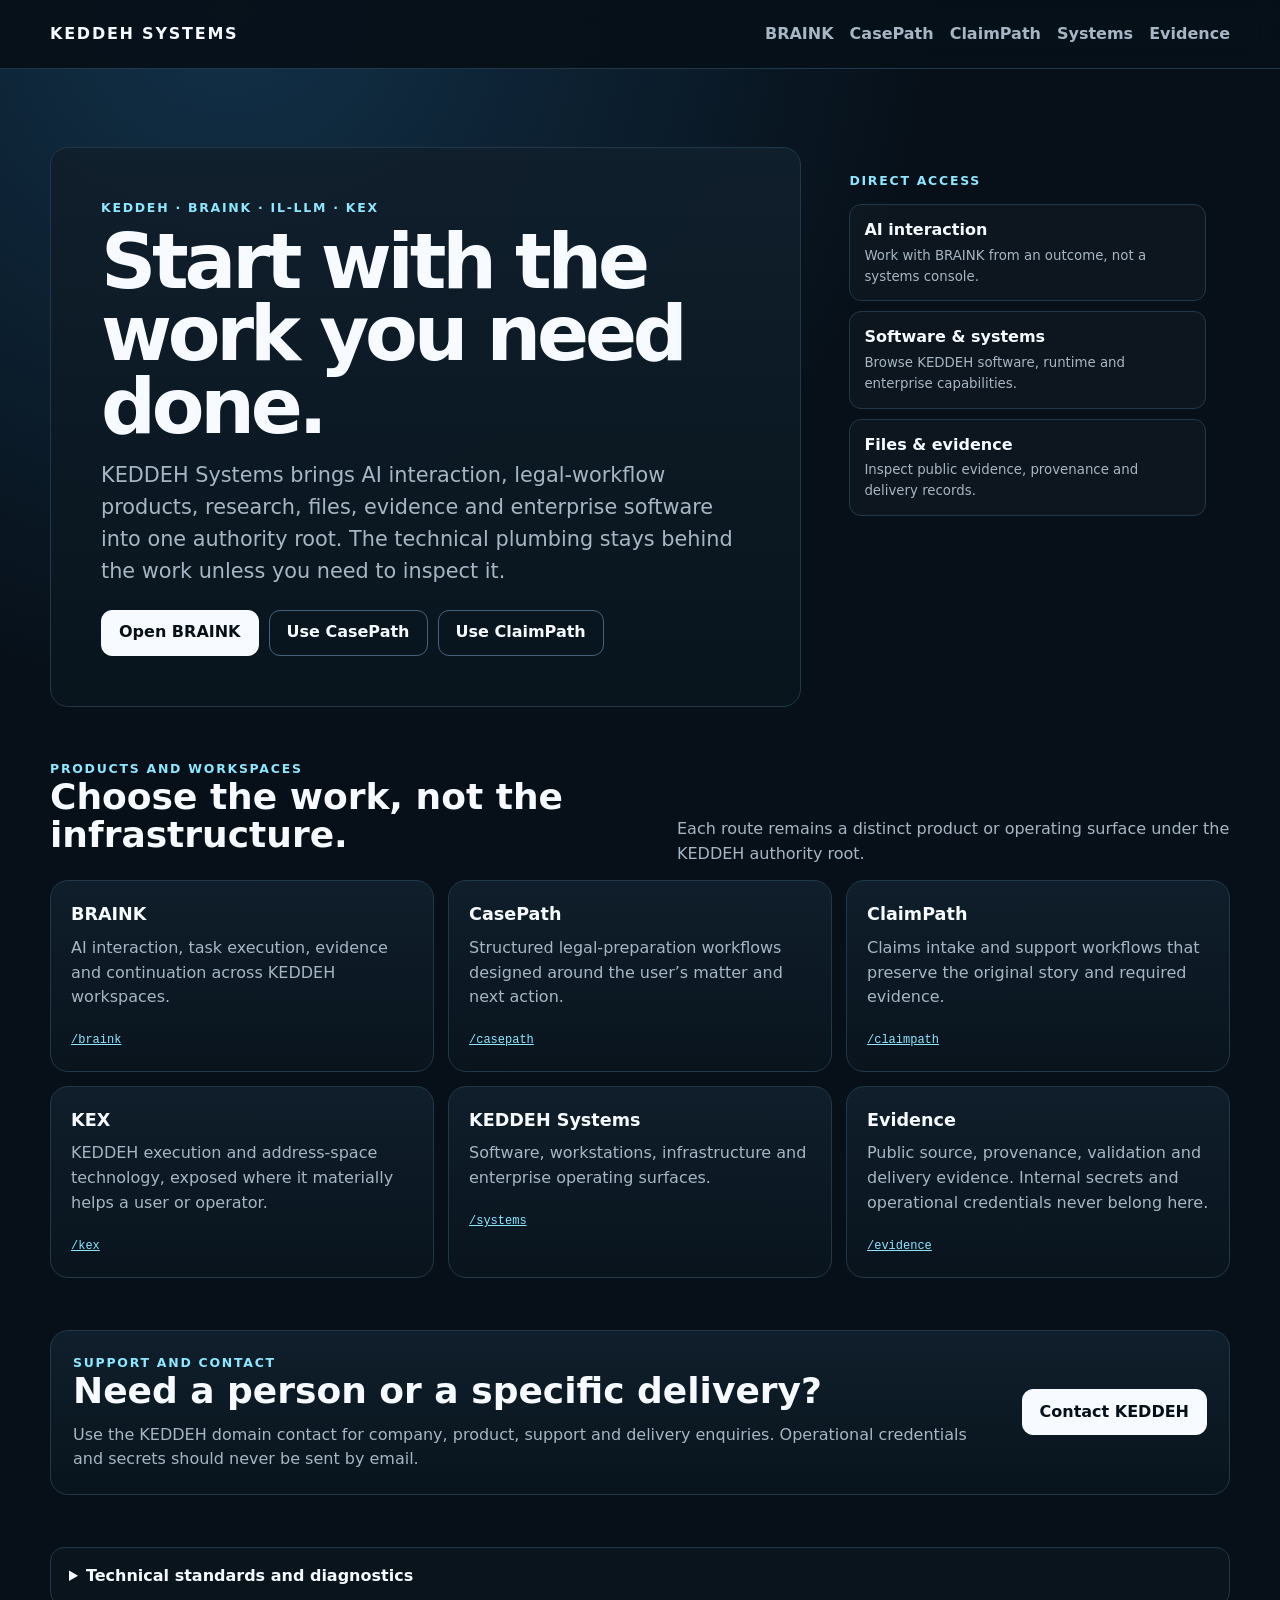
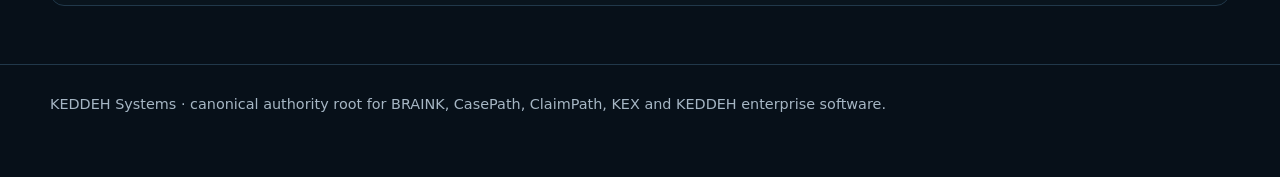
<file: keddeh-web-fabric/keddeh.com/index.html>
<!doctype html>
<html lang="en-AU">
<head>
  <meta charset="utf-8">
  <meta name="viewport" content="width=device-width, initial-scale=1">
  <title>KEDDEH Systems | BRAINK, CasePath, ClaimPath and KEX</title>
  <meta name="description" content="KEDDEH Systems is the authority root for BRAINK, CasePath, ClaimPath, KEX and KEDDEH enterprise software. Start with the work you need done, then move into the relevant product, service or evidence surface.">
  <link rel="canonical" href="https://keddeh.com/">
  <meta name="robots" content="index,follow">
  <meta property="og:type" content="website">
  <meta property="og:title" content="KEDDEH Systems">
  <meta property="og:description" content="BRAINK, CasePath, ClaimPath, KEX and KEDDEH enterprise software from one authority root.">
  <meta property="og:url" content="https://keddeh.com/">
  <meta name="twitter:card" content="summary_large_image">
  <meta name="theme-color" content="#071019">
  <script type="application/ld+json">
  {
    "@context":"https://schema.org",
    "@graph":[
      {
        "@type":"Organization",
        "@id":"https://keddeh.com/#organization",
        "name":"KEDDEH Systems",
        "url":"https://keddeh.com/",
        "email":"aboudy@keddeh.com",
        "brand":[
          {"@type":"Brand","name":"BRAINK"},
          {"@type":"Brand","name":"CasePath"},
          {"@type":"Brand","name":"ClaimPath"},
          {"@type":"Brand","name":"KEX"}
        ]
      },
      {
        "@type":"WebSite",
        "@id":"https://keddeh.com/#website",
        "name":"KEDDEH Systems",
        "url":"https://keddeh.com/",
        "publisher":{"@id":"https://keddeh.com/#organization"}
      },
      {
        "@type":"WebPage",
        "@id":"https://keddeh.com/#webpage",
        "name":"KEDDEH Systems",
        "url":"https://keddeh.com/",
        "isPartOf":{"@id":"https://keddeh.com/#website"},
        "about":{"@id":"https://keddeh.com/#organization"}
      },
      {
        "@type":"BreadcrumbList",
        "@id":"https://keddeh.com/#breadcrumbs",
        "itemListElement":[
          {"@type":"ListItem","position":1,"name":"KEDDEH Systems","item":"https://keddeh.com/"}
        ]
      },
      {
        "@type":"Service",
        "@id":"https://keddeh.com/#braink-service",
        "name":"BRAINK",
        "provider":{"@id":"https://keddeh.com/#organization"},
        "url":"https://keddeh.com/braink"
      }
    ]
  }
  </script>
  <style>
    :root{
      color-scheme:dark;
      --bg:#071019;
      --panel:#0d1822;
      --panel2:#101f2c;
      --ink:#f7fbff;
      --muted:#a6b6c4;
      --line:#21384a;
      --accent:#8de7ff;
      --accent2:#c8f3ff;
      --focus:#f4d35e;
      font-family:Inter,ui-sans-serif,system-ui,-apple-system,BlinkMacSystemFont,"Segoe UI",sans-serif
    }
    *{box-sizing:border-box}
    html{scroll-behavior:smooth}
    body{margin:0;background:radial-gradient(circle at 18% 0,#123149 0,transparent 34%),var(--bg);color:var(--ink);line-height:1.55}
    a{color:inherit}
    a:focus-visible,button:focus-visible{outline:3px solid var(--focus);outline-offset:3px}
    .skip{position:absolute;left:-999px;top:0;background:var(--ink);color:var(--bg);padding:.75rem 1rem;z-index:30}
    .skip:focus{left:1rem;top:1rem}
    .wrap{width:min(1180px,calc(100% - 32px));margin:auto}
    header{position:sticky;top:0;z-index:20;background:rgba(7,16,25,.94);backdrop-filter:blur(12px);border-bottom:1px solid var(--line)}
    .nav{min-height:68px;display:flex;align-items:center;justify-content:space-between;gap:20px}
    .brand{text-decoration:none;font-weight:850;letter-spacing:.11em}
    nav ul{display:flex;gap:16px;flex-wrap:wrap;list-style:none;margin:0;padding:0}
    nav a{text-decoration:none;color:var(--muted);font-weight:650}
    nav a:hover{text-decoration:underline;text-underline-offset:4px;color:var(--ink)}
    main{padding:34px 0 58px}
    .hero{display:grid;grid-template-columns:minmax(0,1.3fr) minmax(280px,.7fr);gap:24px;align-items:stretch;padding:44px 0 26px}
    .hero-main,.card,.support{border:1px solid var(--line);background:linear-gradient(180deg,rgba(16,31,44,.96),rgba(9,20,29,.96));border-radius:18px}
    .hero-main{padding:clamp(24px,5vw,50px)}
    .eyebrow{font-size:.78rem;text-transform:uppercase;letter-spacing:.14em;color:var(--accent);font-weight:800}
    h1{font-size:clamp(2.5rem,6vw,5.8rem);line-height:.94;letter-spacing:-.055em;margin:.55rem 0 1rem}
    h2{font-size:clamp(1.55rem,3vw,2.25rem);line-height:1.05;margin:0 0 .8rem}
    h3{margin:0 0 .45rem;font-size:1.1rem}
    p{margin:0 0 1rem}
    .lead{font-size:clamp(1.08rem,2vw,1.3rem);color:var(--muted);max-width:62ch}
    .actions{display:flex;gap:10px;flex-wrap:wrap;margin-top:22px}
    .button{display:inline-flex;align-items:center;justify-content:center;min-height:46px;padding:0 17px;border-radius:11px;text-decoration:none;font-weight:780;border:1px solid var(--ink)}
    .button.primary{background:var(--ink);color:var(--bg)}
    .button.secondary{background:transparent;color:var(--ink);border-color:#45627a}
    .quick{padding:24px}
    .quick ul{list-style:none;padding:0;margin:14px 0 0;display:grid;gap:10px}
    .quick a{display:block;padding:13px 14px;border:1px solid var(--line);border-radius:12px;background:rgba(255,255,255,.025);text-decoration:none}
    .quick small{display:block;color:var(--muted);margin-top:3px}
    section{padding:26px 0}
    .section-head{display:flex;justify-content:space-between;gap:16px;align-items:end;margin-bottom:14px}
    .section-head p{color:var(--muted);max-width:62ch;margin:0}
    .grid{display:grid;grid-template-columns:repeat(3,minmax(0,1fr));gap:14px}
    .card{padding:20px}
    .card p{color:var(--muted)}
    .route{font:12px ui-monospace,SFMono-Regular,Menlo,monospace;color:var(--accent);overflow-wrap:anywhere}
    .support{padding:22px;display:grid;grid-template-columns:1fr auto;gap:20px;align-items:center}
    .support p{color:var(--muted);margin:0}
    details{margin-top:26px;border:1px solid var(--line);border-radius:14px;background:#09141d}
    summary{cursor:pointer;padding:16px 18px;font-weight:750}
    .diag{padding:0 18px 18px;color:var(--muted);font-size:.92rem}
    footer{border-top:1px solid var(--line);padding:28px 0 46px;color:var(--muted);font-size:.9rem}
    @media(max-width:900px){.hero{grid-template-columns:1fr}.grid{grid-template-columns:1fr}.support{grid-template-columns:1fr}.nav{align-items:flex-start;flex-direction:column;padding:14px 0}}
  </style>
</head>
<body>
  <a class="skip" href="#main">Skip to content</a>
  <header>
    <div class="wrap nav">
      <a class="brand" href="/">KEDDEH SYSTEMS</a>
      <nav aria-label="Primary navigation">
        <ul>
          <li><a href="/braink">BRAINK</a></li>
          <li><a href="/casepath">CasePath</a></li>
          <li><a href="/claimpath">ClaimPath</a></li>
          <li><a href="/systems">Systems</a></li>
          <li><a href="/evidence">Evidence</a></li>
        </ul>
      </nav>
    </div>
  </header>

  <main id="main" class="wrap">
    <section class="hero" aria-labelledby="hero-title">
      <article class="hero-main">
        <div class="eyebrow">KEDDEH · BRAINK · IL-LLM · KEX</div>
        <h1 id="hero-title">Start with the work you need done.</h1>
        <p class="lead">KEDDEH Systems brings AI interaction, legal-workflow products, research, files, evidence and enterprise software into one authority root. The technical plumbing stays behind the work unless you need to inspect it.</p>
        <div class="actions">
          <a class="button primary" href="/braink">Open BRAINK</a>
          <a class="button secondary" href="/casepath">Use CasePath</a>
          <a class="button secondary" href="/claimpath">Use ClaimPath</a>
        </div>
      </article>

      <aside class="quick" aria-label="Quick actions">
        <div class="eyebrow">Direct access</div>
        <ul>
          <li><a href="/braink"><strong>AI interaction</strong><small>Work with BRAINK from an outcome, not a systems console.</small></a></li>
          <li><a href="/systems"><strong>Software & systems</strong><small>Browse KEDDEH software, runtime and enterprise capabilities.</small></a></li>
          <li><a href="/evidence"><strong>Files & evidence</strong><small>Inspect public evidence, provenance and delivery records.</small></a></li>
        </ul>
      </aside>
    </section>

    <section aria-labelledby="products-title">
      <div class="section-head">
        <div>
          <div class="eyebrow">Products and workspaces</div>
          <h2 id="products-title">Choose the work, not the infrastructure.</h2>
        </div>
        <p>Each route remains a distinct product or operating surface under the KEDDEH authority root.</p>
      </div>
      <div class="grid">
        <article class="card">
          <h3>BRAINK</h3>
          <p>AI interaction, task execution, evidence and continuation across KEDDEH workspaces.</p>
          <a class="route" href="/braink">/braink</a>
        </article>
        <article class="card">
          <h3>CasePath</h3>
          <p>Structured legal-preparation workflows designed around the user’s matter and next action.</p>
          <a class="route" href="/casepath">/casepath</a>
        </article>
        <article class="card">
          <h3>ClaimPath</h3>
          <p>Claims intake and support workflows that preserve the original story and required evidence.</p>
          <a class="route" href="/claimpath">/claimpath</a>
        </article>
        <article class="card">
          <h3>KEX</h3>
          <p>KEDDEH execution and address-space technology, exposed where it materially helps a user or operator.</p>
          <a class="route" href="/kex">/kex</a>
        </article>
        <article class="card">
          <h3>KEDDEH Systems</h3>
          <p>Software, workstations, infrastructure and enterprise operating surfaces.</p>
          <a class="route" href="/systems">/systems</a>
        </article>
        <article class="card">
          <h3>Evidence</h3>
          <p>Public source, provenance, validation and delivery evidence. Internal secrets and operational credentials never belong here.</p>
          <a class="route" href="/evidence">/evidence</a>
        </article>
      </div>
    </section>

    <section aria-labelledby="support-title">
      <div class="support">
        <div>
          <div class="eyebrow">Support and contact</div>
          <h2 id="support-title">Need a person or a specific delivery?</h2>
          <p>Use the KEDDEH domain contact for company, product, support and delivery enquiries. Operational credentials and secrets should never be sent by email.</p>
        </div>
        <a class="button primary" href="mailto:aboudy@keddeh.com">Contact KEDDEH</a>
      </div>
    </section>

    <details>
      <summary>Technical standards and diagnostics</summary>
      <div class="diag">
        <p>This public frontage targets valid HTML5, responsive interaction, keyboard accessibility and WCAG 2.2 AA design discipline, deliberate route metadata, HTTPS-only publication, structured data, source provenance and evidence-bound deployment. A published page does not by itself prove production health, accessibility conformance, performance targets, DNS correctness or runtime availability; those require independent readback.</p>
      </div>
    </details>
  </main>

  <footer>
    <div class="wrap">
      <p>KEDDEH Systems · canonical authority root for BRAINK, CasePath, ClaimPath, KEX and KEDDEH enterprise software.</p>
    </div>
  </footer>
</body>
</html>
</file>
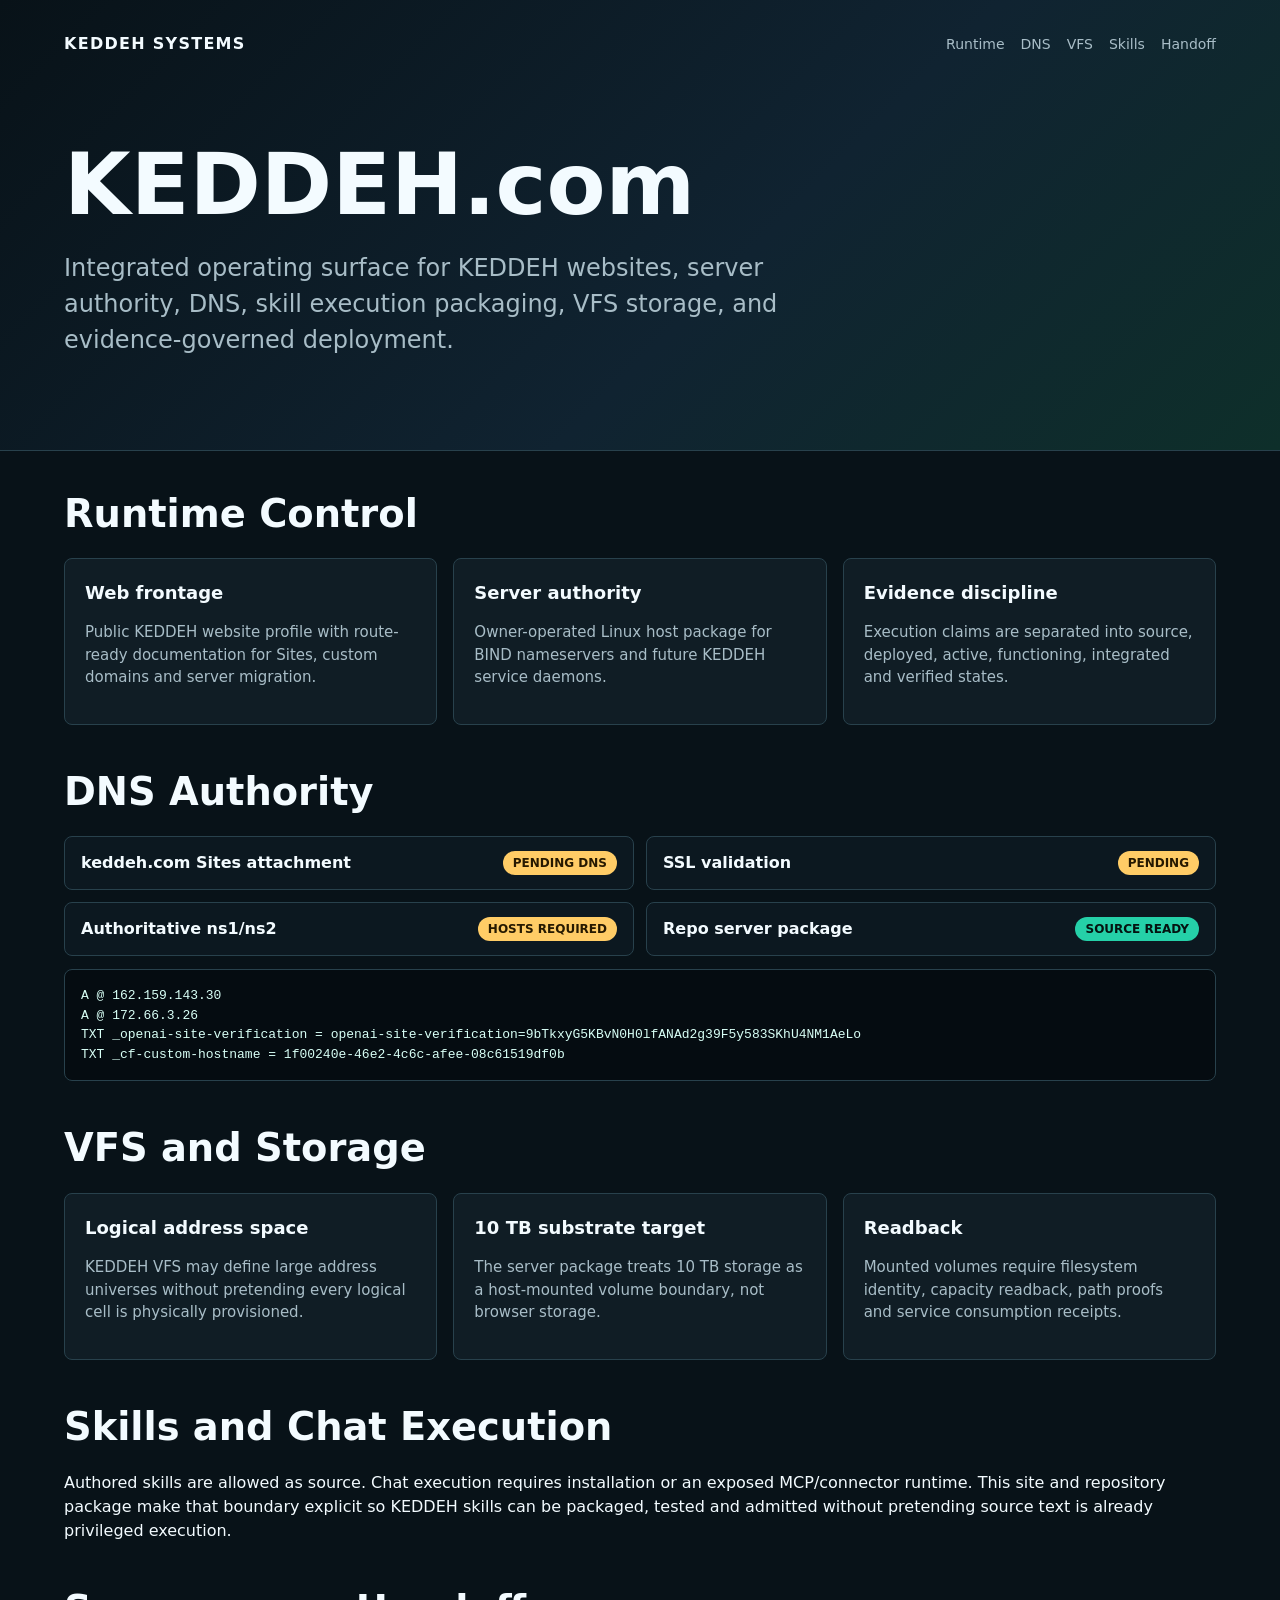
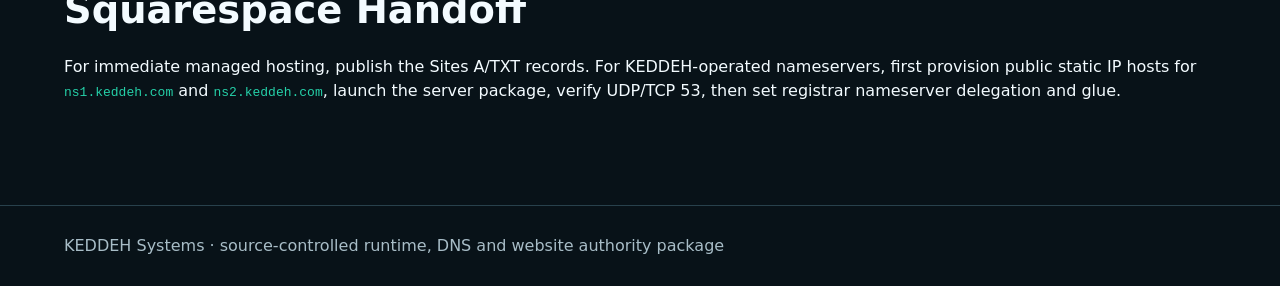
<file: keddeh/keddeh-com-integrated-website/index.html>
<!doctype html>
<html lang="en">
<head>
  <meta charset="utf-8" />
  <meta name="viewport" content="width=device-width, initial-scale=1" />
  <title>KEDDEH Systems</title>
  <meta name="description" content="KEDDEH Systems integrated website, runtime authority, DNS, VFS and server operations surface." />
  <link rel="icon" type="image/svg+xml" href="data:image/svg+xml,%3Csvg xmlns='http://www.w3.org/2000/svg' viewBox='0 0 64 64'%3E%3Crect width='64' height='64' rx='12' fill='%23081218'/%3E%3Cpath d='M14 44V20h7v10l10-10h9L29 31l13 13h-9L21 32v12z' fill='%23ffffff'/%3E%3Cpath d='M46 18h4v28h-4z' fill='%2325d0a8'/%3E%3C/svg%3E" />
  <style>
    :root {
      color-scheme: dark;
      --bg: #081218;
      --panel: #101d25;
      --line: #28414c;
      --text: #f3fbff;
      --muted: #a8bdc7;
      --accent: #25d0a8;
      --accent2: #77a7ff;
      --warn: #ffcc66;
    }
    * { box-sizing: border-box; }
    body { margin: 0; font-family: Inter, ui-sans-serif, system-ui, -apple-system, BlinkMacSystemFont, "Segoe UI", sans-serif; background: var(--bg); color: var(--text); line-height: 1.5; }
    header { padding: 32px clamp(20px, 5vw, 64px); border-bottom: 1px solid var(--line); background: linear-gradient(135deg, #081218 0%, #102331 58%, #0e2f2a 100%); }
    nav { display: flex; align-items: center; justify-content: space-between; gap: 20px; flex-wrap: wrap; }
    .brand { font-weight: 800; letter-spacing: .08em; }
    .navlinks { display: flex; gap: 16px; flex-wrap: wrap; }
    .navlinks a { color: var(--muted); text-decoration: none; font-size: 14px; }
    .hero { max-width: 1100px; padding: 88px 0 60px; }
    h1 { font-size: clamp(42px, 7vw, 86px); line-height: .95; margin: 0 0 24px; letter-spacing: 0; }
    .lead { max-width: 760px; font-size: clamp(18px, 2.4vw, 24px); color: var(--muted); margin: 0; }
    main { padding: 34px clamp(20px, 5vw, 64px) 64px; }
    section { max-width: 1180px; margin: 0 auto 38px; }
    h2 { font-size: clamp(26px, 3vw, 40px); margin: 0 0 16px; }
    .grid { display: grid; grid-template-columns: repeat(3, minmax(0, 1fr)); gap: 16px; }
    .card { border: 1px solid var(--line); background: var(--panel); border-radius: 8px; padding: 20px; min-height: 150px; }
    .card h3 { margin: 0 0 8px; font-size: 18px; }
    .card p, li { color: var(--muted); font-size: 15px; }
    .status { display: grid; grid-template-columns: repeat(2, minmax(0, 1fr)); gap: 12px; }
    .row { display: flex; justify-content: space-between; gap: 16px; border: 1px solid var(--line); border-radius: 8px; padding: 14px 16px; background: #0c1820; }
    .row strong { color: var(--text); }
    .pill { color: #041411; background: var(--accent); border-radius: 999px; padding: 3px 10px; font-size: 12px; font-weight: 800; white-space: nowrap; }
    .pending { background: var(--warn); color: #261900; }
    code { color: var(--accent); }
    pre { overflow-x: auto; border: 1px solid var(--line); border-radius: 8px; padding: 16px; background: #050c11; color: #d8fff6; }
    footer { border-top: 1px solid var(--line); padding: 28px clamp(20px, 5vw, 64px); color: var(--muted); }
    @media (max-width: 820px) { .grid, .status { grid-template-columns: 1fr; } .hero { padding-top: 56px; } }
  </style>
</head>
<body>
  <header>
    <nav>
      <div class="brand">KEDDEH SYSTEMS</div>
      <div class="navlinks">
        <a href="#runtime">Runtime</a>
        <a href="#dns">DNS</a>
        <a href="#vfs">VFS</a>
        <a href="#skills">Skills</a>
        <a href="#handoff">Handoff</a>
      </div>
    </nav>
    <div class="hero">
      <h1>KEDDEH.com</h1>
      <p class="lead">Integrated operating surface for KEDDEH websites, server authority, DNS, skill execution packaging, VFS storage, and evidence-governed deployment.</p>
    </div>
  </header>
  <main>
    <section id="runtime">
      <h2>Runtime Control</h2>
      <div class="grid">
        <article class="card"><h3>Web frontage</h3><p>Public KEDDEH website profile with route-ready documentation for Sites, custom domains and server migration.</p></article>
        <article class="card"><h3>Server authority</h3><p>Owner-operated Linux host package for BIND nameservers and future KEDDEH service daemons.</p></article>
        <article class="card"><h3>Evidence discipline</h3><p>Execution claims are separated into source, deployed, active, functioning, integrated and verified states.</p></article>
      </div>
    </section>
    <section id="dns">
      <h2>DNS Authority</h2>
      <div class="status">
        <div class="row"><strong>keddeh.com Sites attachment</strong><span class="pill pending">PENDING DNS</span></div>
        <div class="row"><strong>SSL validation</strong><span class="pill pending">PENDING</span></div>
        <div class="row"><strong>Authoritative ns1/ns2</strong><span class="pill pending">HOSTS REQUIRED</span></div>
        <div class="row"><strong>Repo server package</strong><span class="pill">SOURCE READY</span></div>
      </div>
      <pre>A @ 162.159.143.30
A @ 172.66.3.26
TXT _openai-site-verification = openai-site-verification=9bTkxyG5KBvN0H0lfANAd2g39F5y583SKhU4NM1AeLo
TXT _cf-custom-hostname = 1f00240e-46e2-4c6c-afee-08c61519df0b</pre>
    </section>
    <section id="vfs">
      <h2>VFS and Storage</h2>
      <div class="grid">
        <article class="card"><h3>Logical address space</h3><p>KEDDEH VFS may define large address universes without pretending every logical cell is physically provisioned.</p></article>
        <article class="card"><h3>10 TB substrate target</h3><p>The server package treats 10 TB storage as a host-mounted volume boundary, not browser storage.</p></article>
        <article class="card"><h3>Readback</h3><p>Mounted volumes require filesystem identity, capacity readback, path proofs and service consumption receipts.</p></article>
      </div>
    </section>
    <section id="skills">
      <h2>Skills and Chat Execution</h2>
      <p>Authored skills are allowed as source. Chat execution requires installation or an exposed MCP/connector runtime. This site and repository package make that boundary explicit so KEDDEH skills can be packaged, tested and admitted without pretending source text is already privileged execution.</p>
    </section>
    <section id="handoff">
      <h2>Squarespace Handoff</h2>
      <p>For immediate managed hosting, publish the Sites A/TXT records. For KEDDEH-operated nameservers, first provision public static IP hosts for <code>ns1.keddeh.com</code> and <code>ns2.keddeh.com</code>, launch the server package, verify UDP/TCP 53, then set registrar nameserver delegation and glue.</p>
    </section>
  </main>
  <footer>KEDDEH Systems · source-controlled runtime, DNS and website authority package</footer>
</body>
</html>
</file>
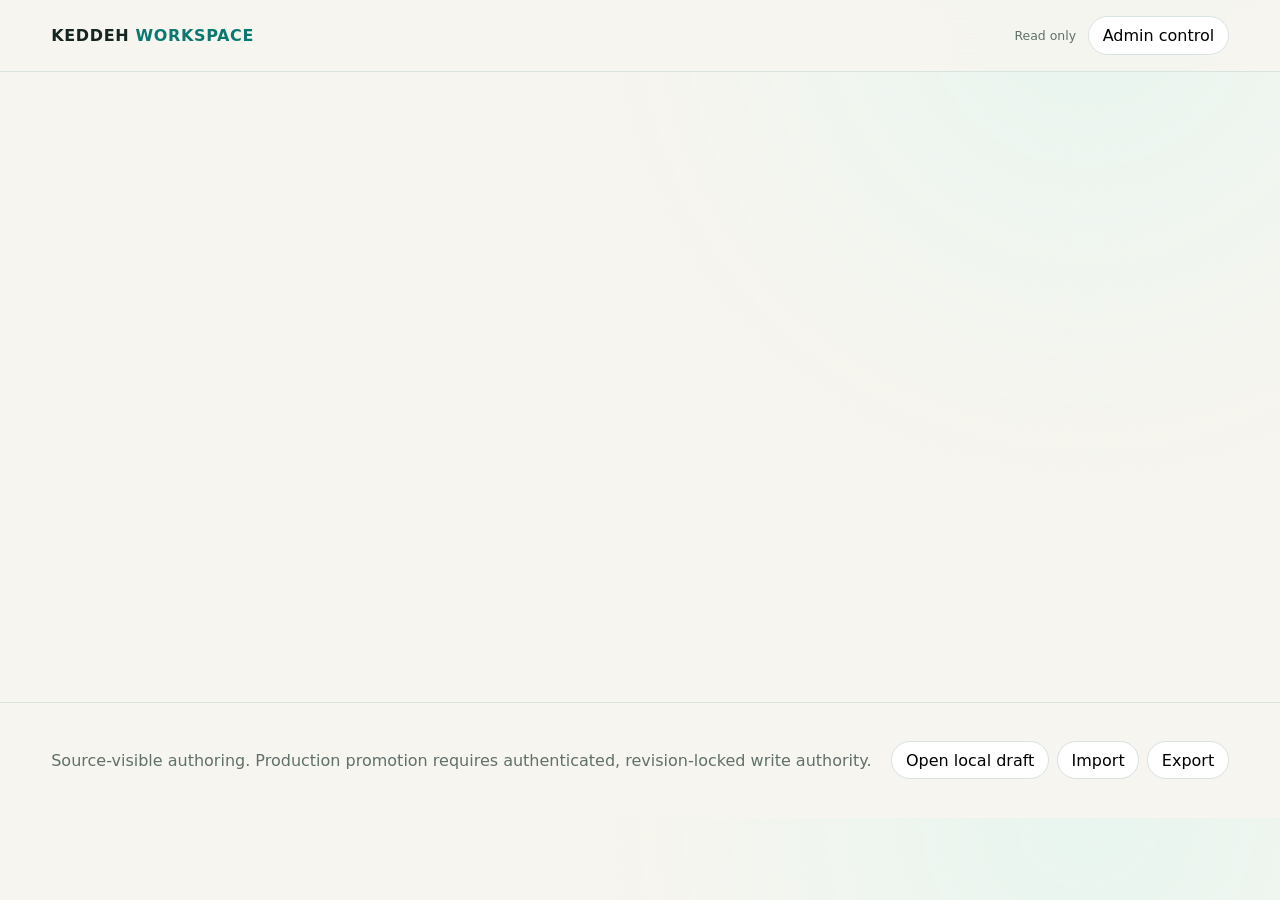
<file: worktrees/authoring-surface/index.html>
<!doctype html>
<html lang="en">
<head>
<meta charset="utf-8"><meta name="viewport" content="width=device-width,initial-scale=1">
<title>KEDDEH Workspace · Editable Runtime</title>
<meta name="description" content="KEDDEH operator authoring surface with independently editable artifacts.">
<link rel="stylesheet" href="./styles.css">
</head>
<body>
<header class="topbar"><a class="brand" href="/">KEDDEH <span>WORKSPACE</span></a><div class="mode"><span id="mode-label">Read only</span><button id="admin-control">Admin control</button></div></header>
<main id="canvas" aria-label="Editable document canvas"></main>
<button id="add-artifact" class="add" hidden aria-label="Add artifact" title="Add artifact">+</button>
<section id="palette" class="palette" hidden aria-label="Artifact palette"><header><h2>Add artifact</h2><button data-close="palette">Close</button></header><div id="palette-grid"></div></section>
<aside id="inspector" class="inspector" hidden aria-label="Artifact inspector">
<header><div><small>Artifact code stack</small><h2 id="inspector-title">Artifact</h2></div><button data-close="inspector">Close</button></header>
<label>Properties + style + behavior JSON<textarea id="code-editor" spellcheck="false"></textarea></label>
<div class="inspector-actions"><button id="apply-code">Apply revision</button><button id="duplicate-artifact">Duplicate</button><button id="delete-artifact" class="danger">Delete</button></div>
<dl id="artifact-meta"></dl>
</aside>
<footer class="footer"><p>Source-visible authoring. Production promotion requires authenticated, revision-locked write authority.</p><div><button id="local-draft">Open local draft</button><button id="import-document">Import</button><button id="export-document">Export</button><input id="import-file" type="file" accept="application/json" hidden></div></footer>
<div id="toast" role="status" aria-live="polite"></div>
<script type="module" src="./app.js"></script>
</body>
</html>
</file>
<file: worktrees/authoring-surface/styles.css>
:root{color-scheme:light;--ink:#142522;--muted:#60706b;--line:#d9e3df;--paper:#f7f5ef;--accent:#0b7771;--gold:#b87b2d;font-family:Inter,ui-sans-serif,system-ui,sans-serif}*{box-sizing:border-box}body{margin:0;background:radial-gradient(circle at 85% 0,#e8f5ef 0,transparent 35%),var(--paper);color:var(--ink)}button{font:inherit}.topbar{position:sticky;top:0;z-index:20;display:flex;justify-content:space-between;align-items:center;padding:1rem clamp(1rem,4vw,4rem);background:rgba(247,245,239,.9);backdrop-filter:blur(16px);border-bottom:1px solid var(--line)}.brand{color:var(--ink);text-decoration:none;font-weight:900;letter-spacing:.04em}.brand span{color:var(--accent);font-weight:600}.mode{display:flex;align-items:center;gap:.75rem}.mode span{font-size:.78rem;color:var(--muted)}.mode button,.footer button,.palette button,.inspector button{border:1px solid var(--line);background:white;border-radius:999px;padding:.55rem .85rem;cursor:pointer}#canvas{width:min(1180px,calc(100% - 2rem));margin:0 auto;padding:clamp(3rem,8vw,7rem) 0;display:grid;gap:1.25rem;min-height:70vh}.artifact-shell{position:relative;border-radius:22px}.admin .artifact-shell{outline:1px dashed rgba(11,119,113,.38);outline-offset:5px;cursor:pointer}.admin .artifact-shell:hover,.artifact-shell.selected{outline:3px solid var(--accent);outline-offset:5px}.artifact-badge{display:none;position:absolute;right:.5rem;top:.5rem;z-index:3;background:var(--ink);color:white;border-radius:999px;padding:.25rem .48rem;font:10px ui-monospace}.admin .artifact-badge{display:block}.add{position:fixed;left:1rem;bottom:1rem;z-index:50;width:3.4rem;height:3.4rem;border:0;border-radius:50%;background:var(--ink);color:white;font-size:2rem;box-shadow:0 15px 35px #10252144;cursor:pointer}.palette,.inspector{position:fixed;z-index:60;background:white;box-shadow:0 25px 70px #10252133;border:1px solid var(--line)}.palette{left:1rem;bottom:5rem;width:min(520px,calc(100% - 2rem));border-radius:24px;padding:1rem}.palette header,.inspector header{display:flex;justify-content:space-between;align-items:center;gap:1rem}.palette h2,.inspector h2{margin:0}.palette-grid{display:grid;grid-template-columns:repeat(2,minmax(0,1fr));gap:.55rem;margin-top:1rem}.palette-grid button{text-align:left;border-radius:14px;padding:.8rem}.inspector{right:0;top:0;height:100%;width:min(520px,100%);padding:1.2rem;overflow:auto}.inspector small{text-transform:uppercase;letter-spacing:.12em;color:var(--accent)}.inspector label{display:grid;gap:.5rem;margin-top:1.5rem;font-weight:700}.inspector textarea{width:100%;min-height:55vh;resize:vertical;border:1px solid var(--line);border-radius:14px;padding:1rem;background:#fbfcfb;font:13px/1.55 ui-monospace,monospace}.inspector-actions{display:flex;flex-wrap:wrap;gap:.5rem;margin-top:1rem}.inspector .danger{color:#9a2525}.inspector dl{display:grid;grid-template-columns:auto 1fr;gap:.5rem;margin-top:1.5rem;font-size:.82rem}.inspector dt{color:var(--muted)}.footer{display:flex;justify-content:space-between;gap:1rem;align-items:center;padding:2rem clamp(1rem,4vw,4rem);border-top:1px solid var(--line);color:var(--muted)}.footer div{display:flex;gap:.5rem}.toast{position:fixed}.empty{padding:4rem;text-align:center;border:1px dashed var(--line);border-radius:20px;color:var(--muted)}#toast{position:fixed;left:50%;bottom:1rem;transform:translateX(-50%);background:var(--ink);color:white;padding:.7rem 1rem;border-radius:999px;opacity:0;pointer-events:none;transition:.2s;z-index:80}#toast.show{opacity:1}@media(max-width:700px){.footer{align-items:flex-start;flex-direction:column}.layout-split>.k-children{grid-template-columns:1fr}.inspector{width:100%}}
</file>
